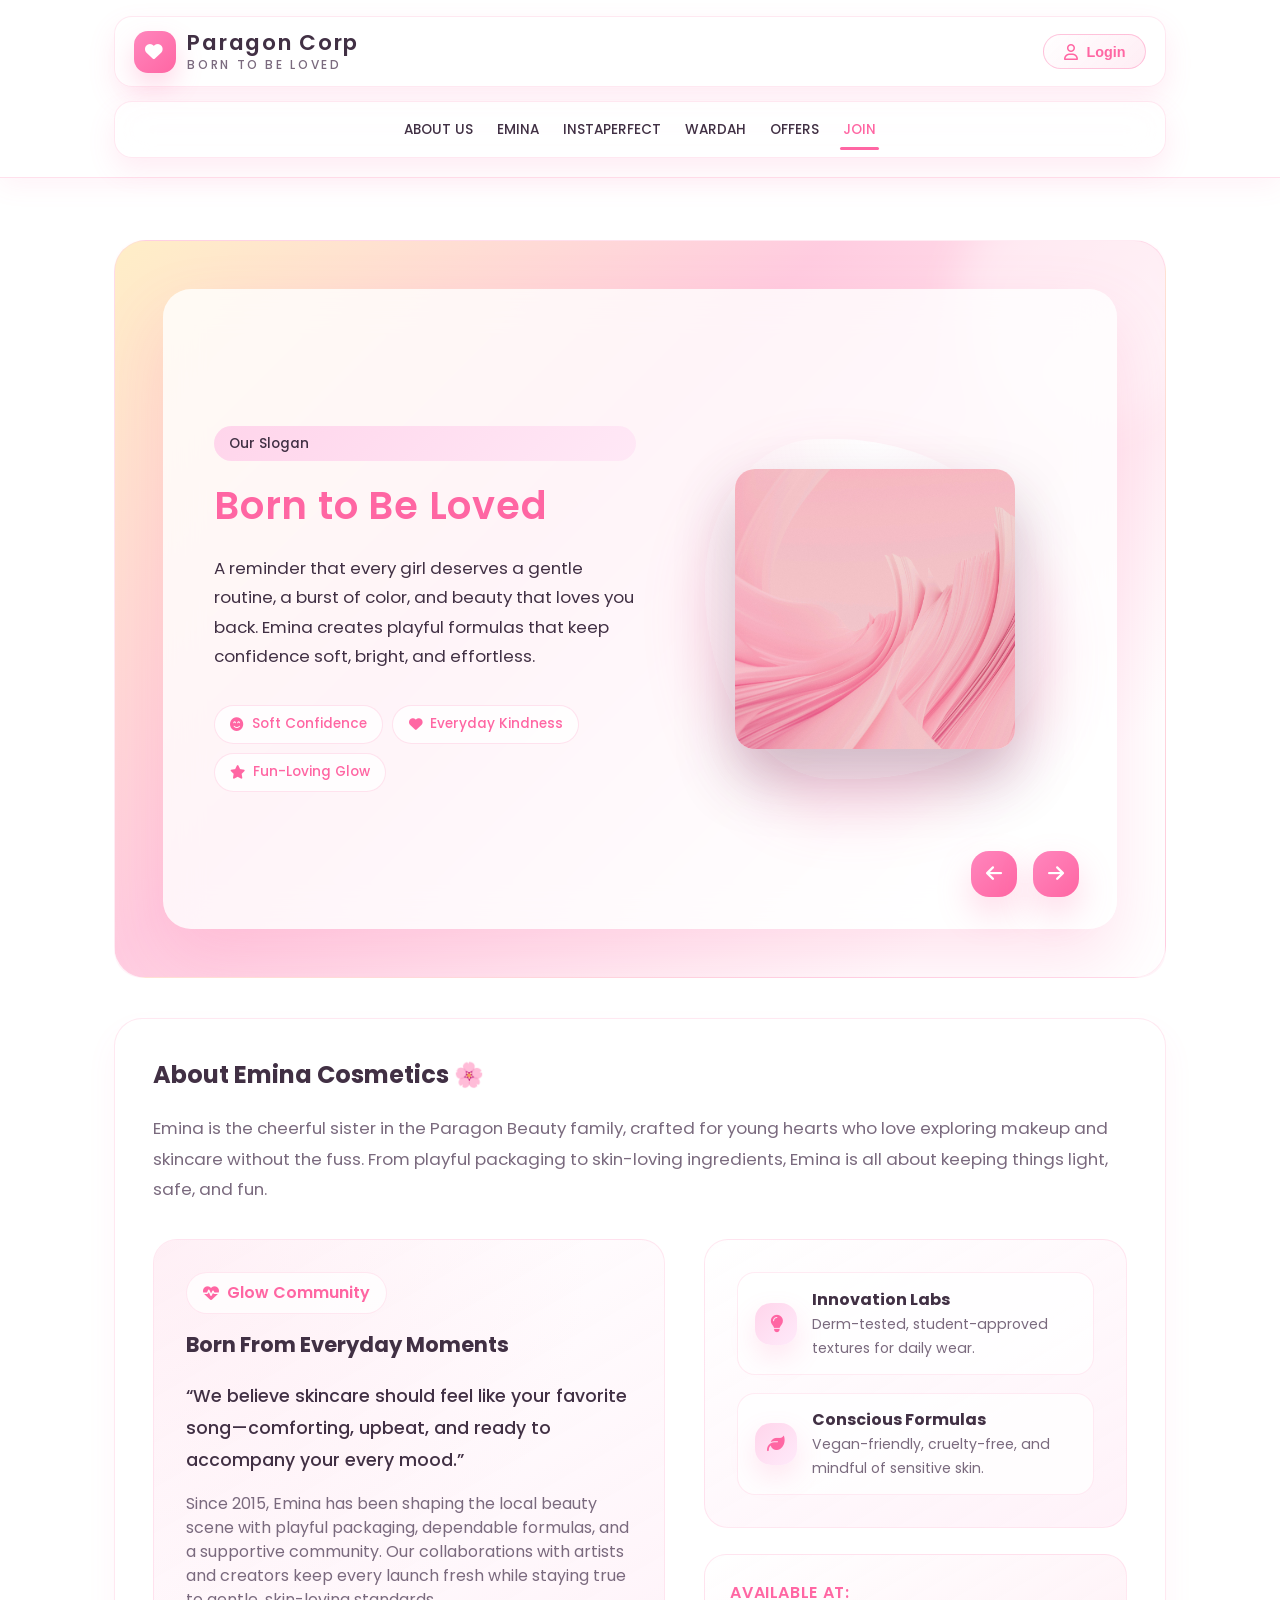
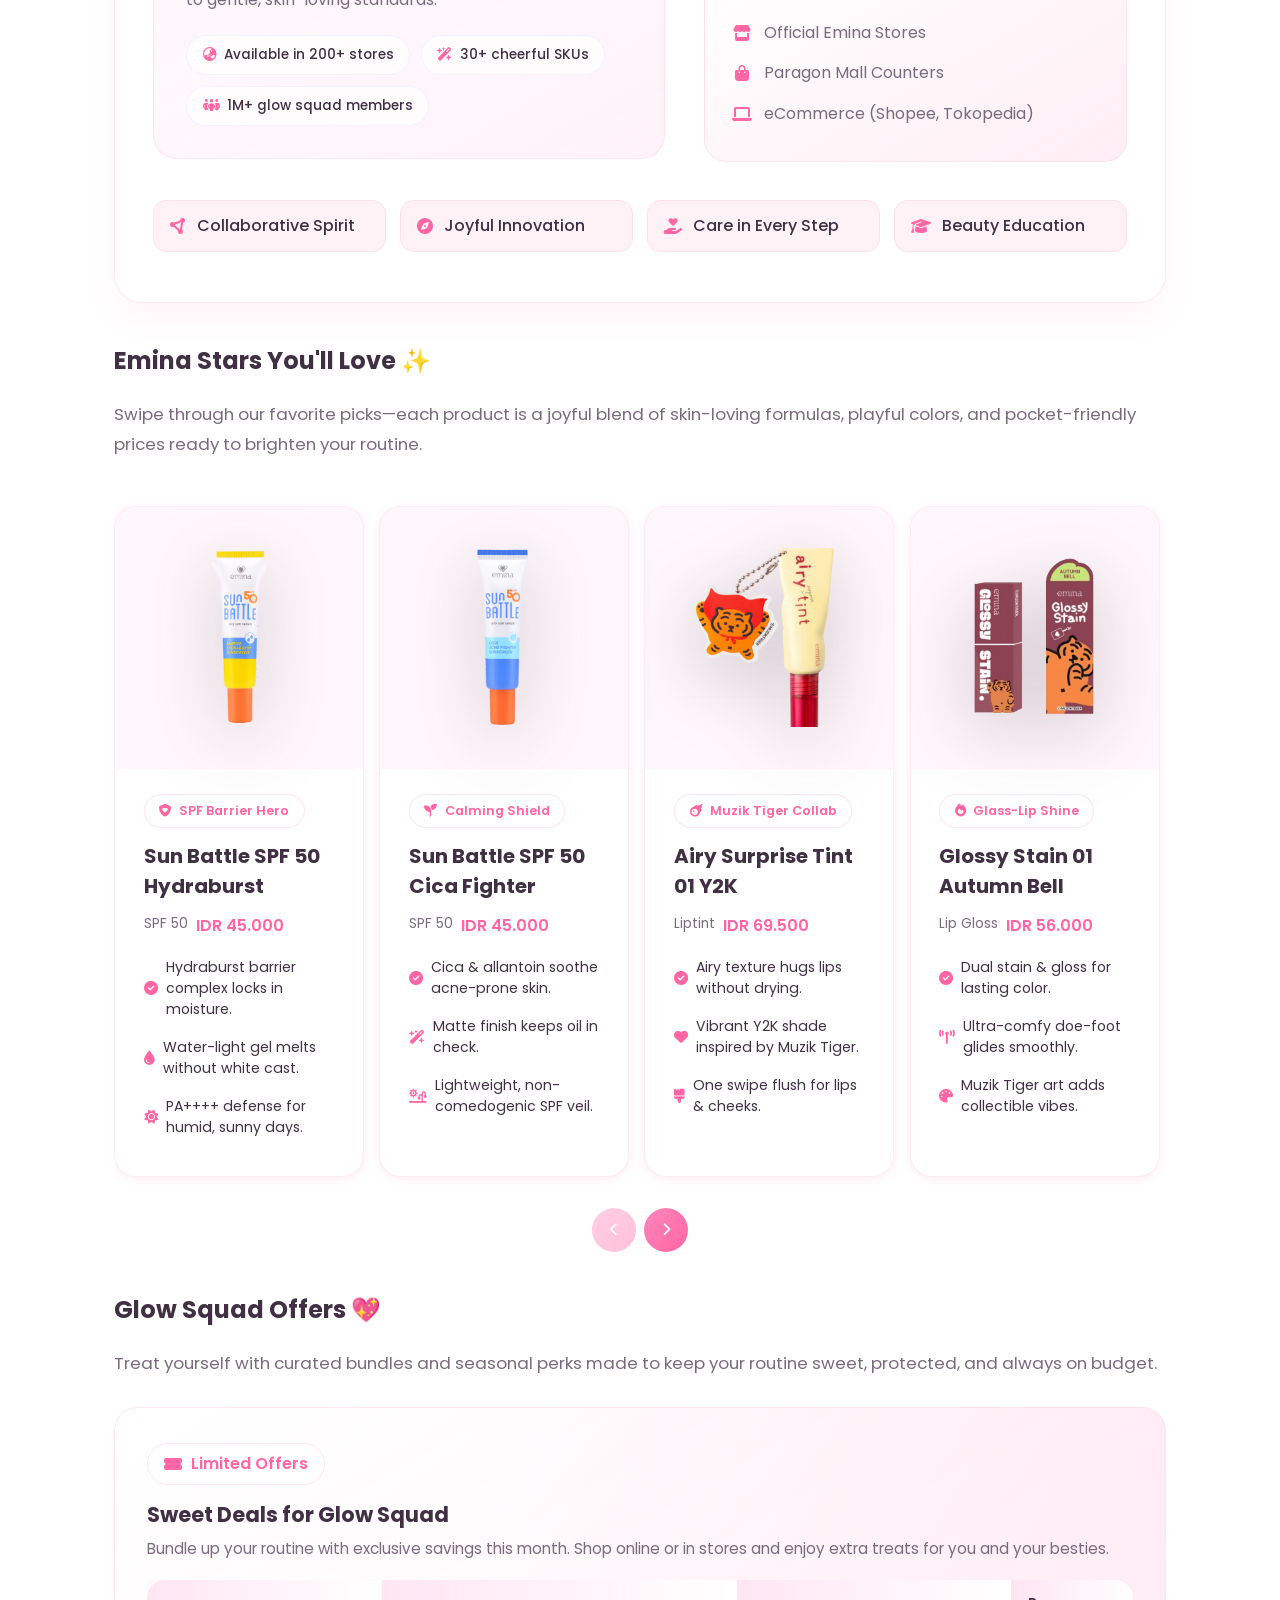
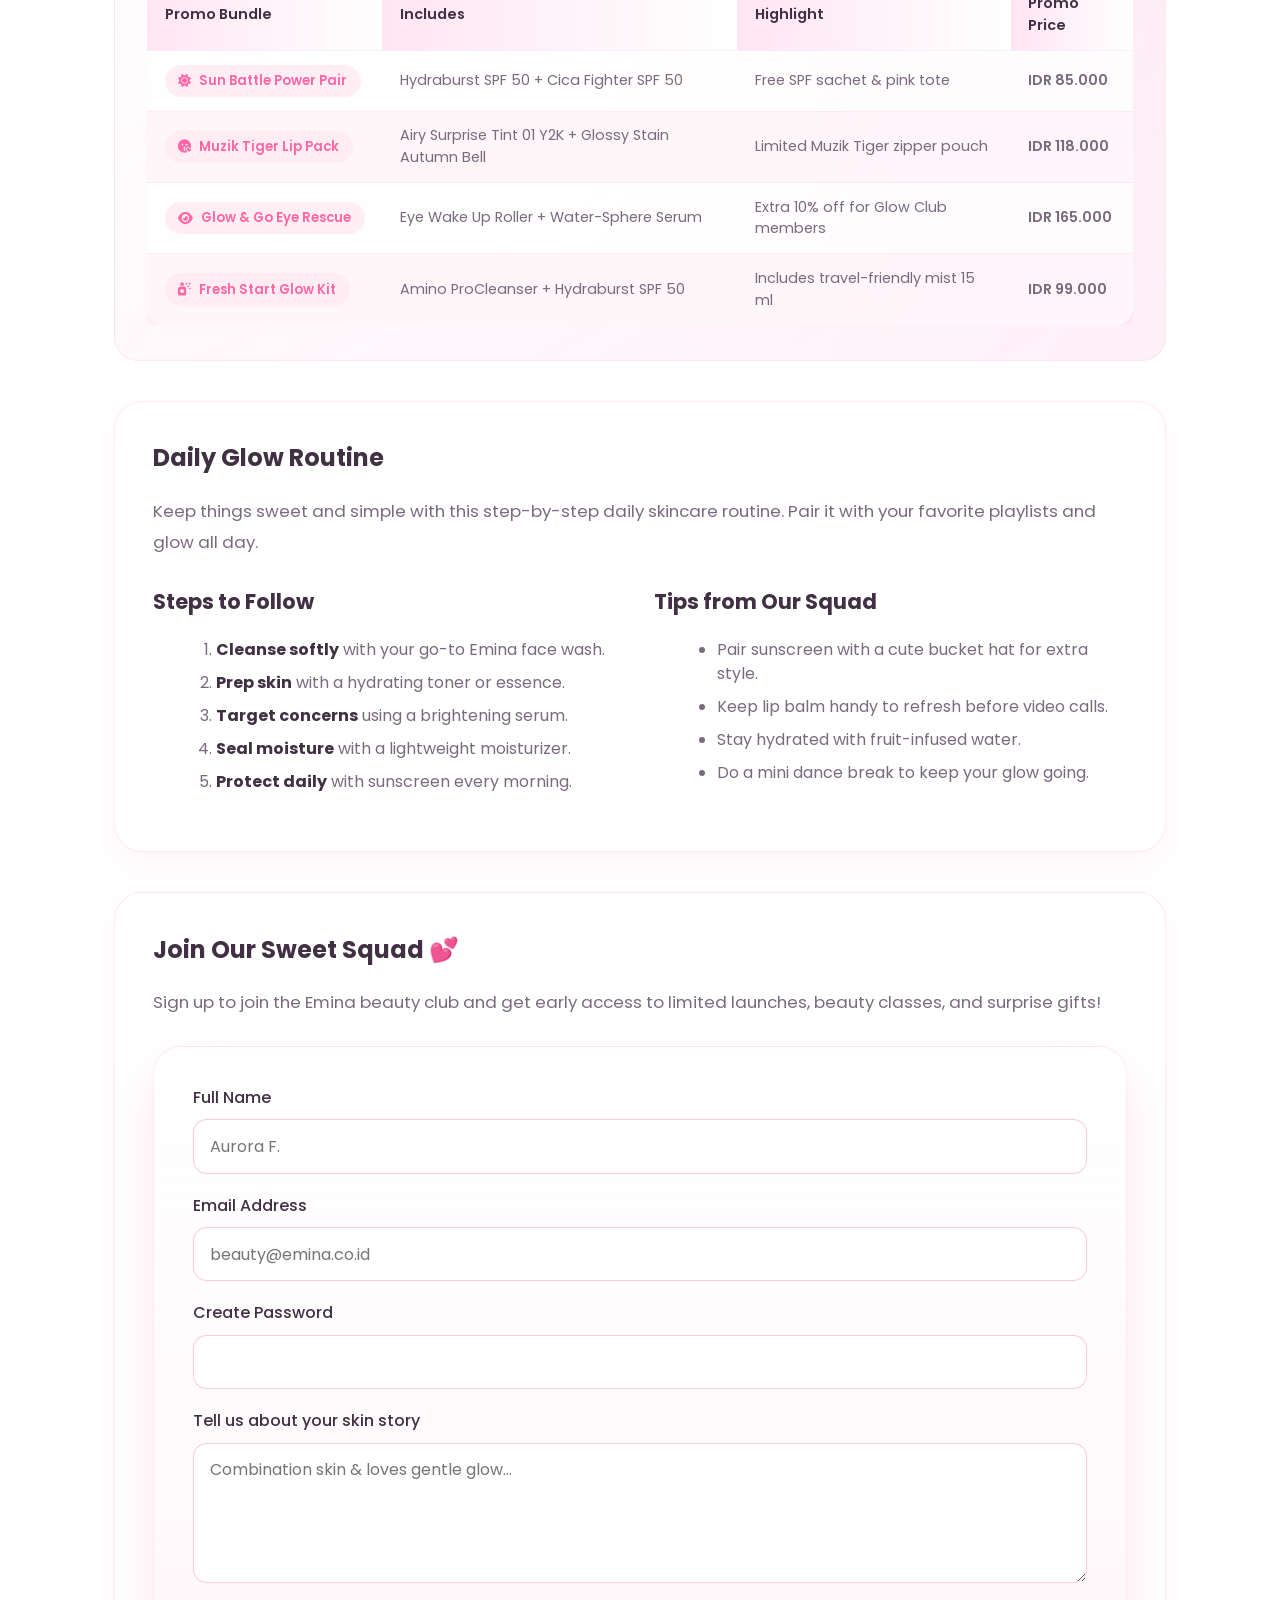
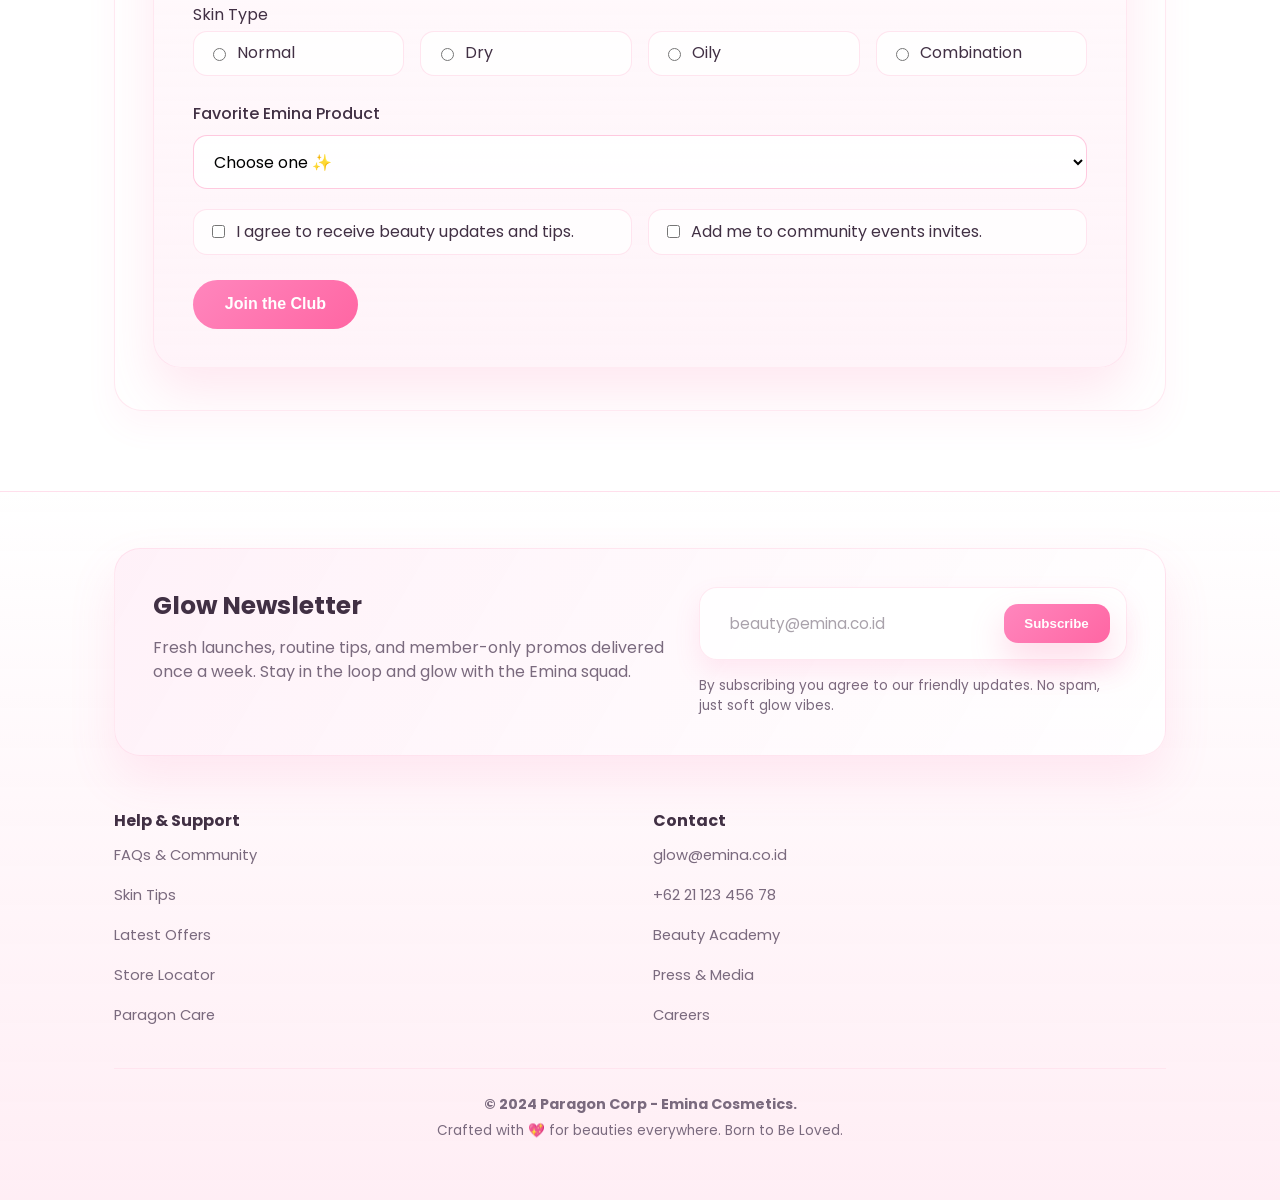
<file: index.html>
<!DOCTYPE html>
<html lang="en">
  <head>
    <meta charset="UTF-8" />
    <meta name="viewport" content="width=device-width, initial-scale=1.0" />
    <title>Emina Cosmetics - Born to Be Loved</title>
    <link rel="preconnect" href="https://fonts.googleapis.com" />
    <link rel="preconnect" href="https://fonts.gstatic.com" crossorigin />
    <link
      href="https://fonts.googleapis.com/css2?family=Poppins:wght@300;400;500;600&display=swap"
      rel="stylesheet"
    />
    <link
      rel="stylesheet"
      href="https://cdnjs.cloudflare.com/ajax/libs/font-awesome/6.5.2/css/all.min.css"
      referrerpolicy="no-referrer"
    />
    <link rel="stylesheet" href="./style.css" />
    <style>
      :root {
        --pink-soft: #ffcce0;
        --pink-bold: #ff66a3;
        --pink-light: #fff4f9;
        --lavender: #eff0ff;
        --text-dark: #413044;
        --text-muted: #7a6a7e;
      }

      .sr-only {
        position: absolute;
        width: 1px;
        height: 1px;
        padding: 0;
        margin: -1px;
        overflow: hidden;
        clip: rect(0, 0, 0, 0);
        white-space: nowrap;
        border: 0;
      }
    </style>
  </head>
  <body>
    <div data-include="partials/header.html"></div>
    <main id="main-content">
      <div data-include="partials/home.html"></div>
      <div data-include="partials/about.html"></div>
      <div data-include="partials/products.html"></div>
      <div data-include="partials/offers.html"></div>
      <div data-include="partials/routine.html"></div>
      <div data-include="partials/join.html"></div>
    </main>
    <div data-include="partials/footer.html"></div>
    <script src="./script.js" defer></script>
  </body>
</html>
</file>
<file: style.css>
* {
  box-sizing: border-box;
}

body {
  margin: 0;
  line-height: 1.5;
  font-family: "Poppins", sans-serif;
  color: var(--text-dark);
  background-color: #ffffff;
}

header {
  position: fixed;
  width: 100%;
  top: 0;
  z-index: 100;
  backdrop-filter: blur(18px);
  background-color: rgba(255, 255, 255, 0.92);
  border-bottom: 1px solid rgba(255, 204, 224, 0.6);
  box-shadow: 0 8px 24px rgba(255, 102, 163, 0.08);
}

.header-shell {
  max-width: 1100px;
  margin: 0 auto;
  padding: 1rem 1.5rem 1.2rem;
  display: flex;
  flex-direction: column;
  gap: 0.85rem;
}

.header-row {
  display: flex;
  align-items: center;
  justify-content: space-between;
  gap: 1rem;
  background: rgba(255, 255, 255, 0.6);
  border: 1px solid rgba(255, 204, 224, 0.45);
  border-radius: 18px;
  padding: 0.85rem 1.2rem;
  backdrop-filter: blur(18px);
  box-shadow: 0 12px 28px rgba(255, 102, 163, 0.12);
}

.header-top {
  font-size: 0.95rem;
  flex-wrap: wrap;
}

.brand-link {
  display: inline-flex;
  align-items: center;
  gap: 0.7rem;
  font-size: 1.35rem;
  font-weight: 600;
  color: var(--text-dark);
  text-decoration: none;
  letter-spacing: 0.08em;
}

.brand-name {
  display: flex;
  flex-direction: column;
  gap: 0.25rem;
  line-height: 1.05;
}

.brand-icon {
  width: 42px;
  height: 42px;
  border-radius: 14px;
  display: grid;
  place-items: center;
  background: linear-gradient(135deg, #ff86bd, #ff66a3);
  color: #ffffff;
  font-size: 1.1rem;
  box-shadow: 0 12px 26px rgba(255, 102, 163, 0.25);
}

.brand-tagline {
  font-size: 0.75rem;
  font-weight: 500;
  color: var(--text-muted);
  text-transform: uppercase;
  letter-spacing: 0.22em;
}

.login-btn {
  display: inline-flex;
  align-items: center;
  gap: 0.55rem;
  padding: 0.55rem 1.2rem;
  border-radius: 999px;
  border: 1px solid rgba(255, 102, 163, 0.35);
  background: linear-gradient(135deg, rgba(255, 255, 255, 0.85), rgba(255, 235, 243, 0.9));
  color: var(--pink-bold);
  font-weight: 600;
  font-size: 0.9rem;
  cursor: pointer;
  transition: transform 0.25s ease, box-shadow 0.25s ease;
}

.login-btn i {
  font-size: 1rem;
}

.login-btn:hover {
  transform: translateY(-2px);
  box-shadow: 0 14px 30px rgba(255, 102, 163, 0.25);
}

.header-nav {
  justify-content: center;
  padding: 0.95rem 1.1rem 0.45rem;
}

.header-nav nav {
  width: 100%;
}

nav ul {
  display: flex;
  list-style: none;
  margin: 0;
  padding: 0;
  gap: 1.1rem;
  justify-content: center;
  flex-wrap: wrap;
}

nav a {
  position: relative;
  color: var(--text-dark);
  text-decoration: none;
  font-weight: 500;
  padding: 0.3rem 0.2rem;
  text-transform: uppercase;
  font-size: 0.85rem;
  transition: color 0.3s ease;
}

nav a::after {
  content: "";
  position: absolute;
  left: 0;
  bottom: -0.4rem;
  width: 100%;
  height: 3px;
  border-radius: 999px;
  background-color: var(--pink-bold);
  transform: scaleX(0);
  transform-origin: center;
  transition: transform 0.3s ease;
}

nav a:hover,
nav a:focus,
nav a.active-link {
  color: var(--pink-bold);
}

nav a:hover::after,
nav a:focus::after,
nav a.active-link::after {
  transform: scaleX(1);
}

main {
  max-width: 1100px;
  margin: 0 auto;
  padding: 15rem 1.5rem 2.5rem;
}

section {
  position: relative;
  margin-bottom: 2.5rem;
  background-color: #ffffff;
  padding: 2.4rem 2.4rem 2.6rem;
  border-radius: 28px;
  border: 1px solid rgba(255, 204, 224, 0.45);
  box-shadow: 0 16px 32px rgba(255, 102, 163, 0.06);
  overflow: hidden;
  scroll-margin-top: 120px;
}

section.section-base {
  box-shadow: none;
  border: 0;
  padding: 0;
  border-radius: 0;
}

.hero {
  position: relative;
  display: flex;
  flex-direction: column;
  justify-content: center;
  align-items: center;
  gap: 2rem;
  padding: 0;
  background: none;
  border: none;
  box-shadow: none;
}

.hero::after {
  display: none;
}

.hero-shell {
  position: relative;
  width: 100%;
  padding: 3rem;
  border-radius: 32px;
  background: linear-gradient(135deg, #ffeec7, #ffcce0 40%, #ffffff 85%);
  border: 1px solid rgba(255, 204, 224, 0.4);
  box-shadow: 0 30px 60px rgba(255, 171, 206, 0.25);
  overflow: hidden;
}

.hero-shell::before {
  content: "";
  position: absolute;
  width: 250px;
  height: 250px;
  border-radius: 50%;
  background: rgba(255, 255, 255, 0.45);
  filter: blur(20px);
  top: -60px;
  right: -40px;
}

.hero-title,
.hero-description {
  margin: 0;
}

.slideshow {
  width: 100%;
  min-height: 40rem;
  position: relative;
  display: flex;
  align-items: stretch;
  justify-content: center;
  padding: 0.9rem;
}

.slide {
  position: absolute;
  inset: 0;
  display: grid;
  grid-template-columns: minmax(0, 1.05fr) minmax(0, 0.95fr);
  align-items: center;
  padding: 2.8rem 3.2rem;
  gap: 3rem;
  min-height: 360px;
  background-color: rgba(255, 255, 255, 0.78);
  backdrop-filter: blur(18px);
  border-radius: 28px;
  box-shadow: 0 32px 68px rgba(255, 102, 163, 0.18);
  opacity: 0;
  transform: translateY(26px);
  transition: opacity 0.55s ease, transform 0.55s ease;
}

.slide.active {
  opacity: 1;
  transform: translateY(0);
}

.slide-copy {
  display: flex;
  flex-direction: column;
  gap: 1rem;
}

.slide h2 {
  font-size: 2.4rem;
  font-weight: 600;
  letter-spacing: 0.02em;
  color: var(--pink-bold);
  margin-bottom: 0.2rem;
}

.slide p {
  max-width: 520px;
  font-size: 1.05rem;
  color: var(--text-dark);
  line-height: 1.75;
}

.slide-visual {
  position: relative;
  display: flex;
  justify-content: center;
  align-items: center;
  padding: 1.2rem;
}

.slide-visual::before {
  content: "";
  position: absolute;
  width: clamp(260px, 40vw, 340px);
  height: clamp(260px, 40vw, 340px);
  border-radius: 35% 65% 60% 40% / 45% 55% 40% 60%;
  background: radial-gradient(circle at top, rgba(255, 255, 255, 0.85), rgba(255, 204, 224, 0.55));
  box-shadow: 0 30px 60px rgba(255, 102, 163, 0.25);
  filter: blur(0.5px);
}

.slide-visual img {
  position: relative;
  width: min(280px, 90%);
  aspect-ratio: 1;
  border-radius: 20px;
  box-shadow: 0 28px 58px rgba(65, 48, 68, 0.25);
  object-fit: cover;
}

.slide-badge {
  display: inline-flex;
  align-items: center;
  gap: 0.5rem;
  padding: 0.45rem 0.9rem;
  border-radius: 999px;
  background: linear-gradient(135deg, #ffd5eb, #ffe8f6);
  color: var(--text-dark);
  font-size: 0.85rem;
  font-weight: 500;
}

.slide-features {
  list-style: none;
  margin: 1rem 0 0;
  padding: 0;
  display: grid;
  gap: 0.75rem;
}

.slide-features li {
  display: flex;
  align-items: center;
  gap: 0.75rem;
  padding: 0.7rem 1rem;
  border-radius: 16px;
  background: rgba(255, 235, 243, 0.7);
  border: 1px solid rgba(255, 204, 224, 0.45);
  color: var(--text-dark);
  font-weight: 500;
}

.slide-features i {
  color: var(--pink-bold);
  font-size: 1.1rem;
}

.slide-steps {
  list-style: none;
  margin: 1rem 0 0;
  padding: 0;
  counter-reset: step-count;
  display: grid;
  gap: 0.5rem;
}

.slide-steps li {
  counter-increment: step-count;
  position: relative;
  text-align: left;
  padding: 1rem 2rem 1rem 4rem;
  border-radius: 18px;
  background: rgba(255, 255, 255, 0.8);
  border: 1px solid rgba(239, 240, 255, 0.8);
  box-shadow: 0 10px 24px rgba(255, 102, 163, 0.12);
  font-weight: 500;
  color: var(--text-dark);
}

.slide-steps li::before {
  content: counter(step-count);
  position: absolute;
  left: 1rem;
  top: 50%;
  transform: translateY(-50%);
  width: 2.2rem;
  height: 2.2rem;
  border-radius: 50%;
  display: flex;
  align-items: center;
  justify-content: center;
  background: linear-gradient(135deg, #ff86bd, #ff66a3);
  color: #ffffff;
  font-weight: 600;
  box-shadow: 0 12px 26px rgba(255, 102, 163, 0.25);
}

.slide-note {
  font-size: 0.93rem;
  color: var(--text-muted);
  margin-top: 0.8rem;
}

.slide-note i {
  color: var(--pink-bold);
  margin-right: 0.45rem;
}

.slide-meta {
  display: flex;
  flex-wrap: wrap;
  gap: 0.6rem;
  margin-top: 1.1rem;
}

.slide-meta span {
  display: inline-flex;
  align-items: center;
  gap: 0.45rem;
  padding: 0.5rem 0.95rem;
  border-radius: 999px;
  background: rgba(255, 255, 255, 0.78);
  border: 1px solid rgba(255, 204, 224, 0.55);
  color: var(--pink-bold);
  font-size: 0.85rem;
  font-weight: 500;
}

.slide-meta i {
  color: var(--pink-bold);
}

.slide-controls {
  position: absolute;
  bottom: 2rem;
  right: 2.4rem;
  transform: none;
  display: flex;
  gap: 1rem;
}

.slide-controls button {
  background: linear-gradient(135deg, #ff86bd, #ff66a3);
  color: #ffffff;
  border: none;
  border-radius: 18px;
  padding: 0.65rem 0.75rem;
  width: 46px;
  height: 46px;
  display: grid;
  place-items: center;
  font-size: 1.15rem;
  cursor: pointer;
  transition: transform 0.3s ease, box-shadow 0.3s ease;
  box-shadow: 0 16px 34px rgba(255, 102, 163, 0.25);
}

.slide-controls button:hover {
  transform: translateY(-2px);
  box-shadow: 0 16px 32px rgba(255, 102, 163, 0.22);
}

.grid-two {
  display: grid;
  grid-template-columns: repeat(auto-fit, minmax(260px, 1fr));
  gap: 1.8rem;
}

table {
  width: 100%;
  border-collapse: collapse;
  background-color: #ffffff;
  border-radius: 24px;
  overflow: hidden;
  box-shadow: 0 12px 32px rgba(255, 204, 224, 0.25);
}

th,
td {
  padding: 1rem 1.2rem;
  border-bottom: 1px solid rgba(239, 240, 255, 0.8);
  text-align: left;
  font-size: 0.98rem;
}

th {
  background: linear-gradient(90deg, rgba(255, 221, 238, 0.7), rgba(255, 255, 255, 0.95));
  color: var(--text-dark);
  font-weight: 600;
}

tbody tr:nth-child(even) {
  background-color: rgba(255, 245, 250, 0.6);
}

tbody td:first-child {
  font-weight: 600;
  color: var(--text-dark);
}

tr:last-child td {
  border-bottom: none;
}

ol,
ul {
  margin: 0 0 1rem 1.4rem;
}

ol li,
ul li {
  margin-bottom: 0.55rem;
  color: var(--text-muted);
}

.section-subtitle {
  font-size: 1.05rem;
  color: var(--text-muted);
  line-height: 1.8;
  margin-bottom: 1.8rem;
}

ol li strong {
  color: var(--text-dark);
}

.about-grid {
  display: grid;
  grid-template-columns: minmax(0, 1.15fr) minmax(0, 0.95fr);
  gap: 2.4rem;
  margin-top: 2.2rem;
}

.about-column {
  display: flex;
  flex-direction: column;
  gap: 1.6rem;
}

.info-card {
  background: linear-gradient(150deg, rgba(255, 255, 255, 0.92), rgba(255, 240, 248, 0.85));
  border-radius: 24px;
  padding: 2rem;
  border: 1px solid rgba(255, 204, 224, 0.45);
}

.about-story-card {
  position: relative;
  overflow: hidden;
}

.about-story-card::after {
  content: "";
  position: absolute;
  inset: 0;
  background: radial-gradient(circle at top left, rgba(255, 204, 224, 0.3), transparent 60%);
  pointer-events: none;
}

.about-story-card > * {
  position: relative;
  z-index: 1;
}

.about-badge {
  display: inline-flex;
  align-items: center;
  gap: 0.5rem;
  padding: 0.5rem 1rem;
  border-radius: 999px;
  background: rgba(255, 255, 255, 0.75);
  border: 1px solid rgba(255, 204, 224, 0.45);
  color: var(--pink-bold);
  font-weight: 600;
  margin-bottom: 0.9rem;
}

.about-badge i {
  color: var(--pink-bold);
}

.about-story-card p {
  margin-bottom: 1rem;
  color: var(--text-muted);
}

.about-story-card .quote {
  font-size: 1.1rem;
  color: var(--text-dark);
  font-weight: 500;
  line-height: 1.8;
}

.about-story-meta {
  display: flex;
  flex-wrap: wrap;
  gap: 0.7rem;
  margin-top: 1.4rem;
}

.about-story-meta span {
  display: inline-flex;
  align-items: center;
  gap: 0.45rem;
  padding: 0.55rem 0.95rem;
  border-radius: 999px;
  background: rgba(255, 255, 255, 0.7);
  border: 1px solid rgba(239, 240, 255, 0.8);
  color: var(--text-dark);
  font-size: 0.85rem;
  font-weight: 500;
}

.about-story-meta i {
  color: var(--pink-bold);
}

.table-card {
  padding: 0;
  overflow: hidden;
}

.table-card h3 {
  padding: 1.6rem 2rem 0.6rem;
}

.table-card table {
  border-radius: 0 0 24px 24px;
}

.brand-stats {
  display: grid;
  gap: 1.1rem;
}

.stat-item {
  display: flex;
  align-items: center;
  gap: 0.9rem;
  padding: 0.9rem 1.1rem;
  border-radius: 18px;
  background: rgba(255, 255, 255, 0.78);
  border: 1px solid rgba(255, 204, 224, 0.4);
}

.stat-icon i {
  width: 42px;
  height: 42px;
  border-radius: 16px;
  display: grid;
  place-items: center;
  background: linear-gradient(135deg, #ffd5eb, #ffeafa);
  color: var(--pink-bold);
  font-size: 1.1rem;
  box-shadow: 0 12px 28px rgba(255, 102, 163, 0.16);
}

.stat-copy strong {
  display: block;
  font-size: 1rem;
  color: var(--text-dark);
}

.stat-copy span {
  font-size: 0.88rem;
  color: var(--text-muted);
}

.brand-pillars {
  list-style: none;
  display: flex;
  flex-wrap: wrap;
  gap: 0.9rem;
  margin: 2.4rem 0 0;
  padding: 0;
}

.brand-pill {
  flex: 1 1 180px;
  min-width: 160px;
  display: inline-flex;
  align-items: center;
  gap: 0.65rem;
  padding: 0.8rem 1rem;
  border-radius: 14px;
  background: rgba(255, 235, 243, 0.65);
  border: 1px solid rgba(255, 204, 224, 0.45);
  color: var(--text-dark);
  font-weight: 500;
}

.brand-pill i {
  color: var(--pink-bold);
}

.table-overflow {
  overflow-x: auto;
}

.promo-table-card {
  position: relative;
  padding: 2.2rem 2rem;
}

.promo-table-card::after {
  content: "";
  position: absolute;
  inset: 0;
  border-radius: 22px;
  background: radial-gradient(circle at top right, rgba(255, 204, 224, 0.28), transparent 60%);
  pointer-events: none;
}

.promo-table-card > * {
  position: relative;
  z-index: 1;
}

.promo-badge {
  display: inline-flex;
  align-items: center;
  gap: 0.55rem;
  padding: 0.5rem 1rem;
  border-radius: 999px;
  background: rgba(255, 255, 255, 0.75);
  border: 1px solid rgba(255, 204, 224, 0.5);
  color: var(--pink-bold);
  font-weight: 600;
  margin-bottom: 0.9rem;
}

.promo-badge i {
  color: var(--pink-bold);
}

.promo-table-card h3 {
  margin-bottom: 0.4rem;
}

.promo-subtitle {
  font-size: 0.95rem;
  color: var(--text-muted);
  margin: 0 0 1.2rem;
}

.table-overflow {
  overflow-x: auto;
}

.table-overflow table {
  min-width: 520px;
}

.include-error {
  text-align: center;
  color: var(--text-muted);
  font-size: 0.9rem;
  padding: 1.5rem 0;
}

.promo-table {
  width: 100%;
  border-collapse: separate;
  border-spacing: 0;
  background: rgba(255, 255, 255, 0.82);
  border-radius: 18px;
  overflow: hidden;
  box-shadow: 0 16px 34px rgba(255, 102, 163, 0.12);
}

.promo-table thead th {
  background: linear-gradient(90deg, rgba(255, 221, 238, 0.75), rgba(255, 255, 255, 0.95));
  padding: 0.85rem 1.1rem;
  text-align: left;
  font-size: 0.9rem;
  font-weight: 600;
  color: var(--text-dark);
}

.promo-table tbody td {
  padding: 0.85rem 1.1rem;
  font-size: 0.9rem;
  color: var(--text-muted);
  border-bottom: 1px solid rgba(255, 204, 224, 0.4);
}

.promo-table tbody tr:last-child td {
  border-bottom: none;
}

.promo-table tbody tr:nth-child(even) {
  background: rgba(255, 240, 248, 0.55);
}

.bundle-pill {
  display: inline-flex;
  align-items: center;
  text-wrap: nowrap;
  gap: 0.5rem;
  padding: 0.4rem 0.85rem;
  border-radius: 999px;
  background: rgba(255, 235, 243, 0.85);
  color: var(--pink-bold);
  font-weight: 600;
  font-size: 0.82rem;
}

.promo-price {
  font-weight: 600;
  color: var(--pink-bold);
}

.product-row {
  display: flex;
  flex-direction: column;
  align-items: center;
  gap: 1.2rem;
  margin-top: 2.4rem;
}

.carousel-controls {
  display: flex;
  flex-direction: row;
  align-items: flex-start;
  gap: 0.5rem;
}

.carousel-controls .label {
  font-weight: 600;
  text-transform: uppercase;
  letter-spacing: 0.04em;
  color: var(--text-muted);
}

.carousel-controls .controllers {
  display: inline-flex;
  align-items: center;
  gap: 0.6rem;
}

.carousel-control {
  background: linear-gradient(135deg, #ff86bd, #ff66a3);
  color: #ffffff;
  border: none;
  border-radius: 999px;
  width: 44px;
  height: 44px;
  display: grid;
  place-items: center;
  cursor: pointer;
  transition: transform 0.3s ease, box-shadow 0.3s ease, opacity 0.3s ease;
}

.carousel-control:disabled {
  opacity: 0.4;
  cursor: not-allowed;
  transform: none;
  box-shadow: none;
}

.product-track {
  display: flex;
  gap: 0.95rem;
  overflow-x: auto;
  scroll-snap-type: x mandatory;
  scrollbar-width: none;
  padding: 0.5rem 0 0.75rem;
  width: 100%;
  justify-content: flex-start;
}

.product-track::-webkit-scrollbar {
  display: none;
}

.product-card {
  scroll-snap-align: start;
  background: #ffffff;
  border-radius: 22px;
  border: 1px solid rgba(255, 204, 224, 0.4);
  box-shadow: 0 2px 10px rgba(255, 102, 163, 0.12);
  display: flex;
  flex-direction: column;
  overflow: hidden;
  min-width: 250px;
  max-width: 280px;
}

.product-image {
  position: relative;
  padding: 1.25rem;
  display: flex;
  justify-content: center;
  align-items: center;
  background: rgba(255, 240, 248, 0.5);
}

.product-image img {
  position: relative;
  width: min(200px, 80%);
  aspect-ratio: 3 / 4;
  object-fit: contain;
  filter: drop-shadow(0 18px 36px rgba(65, 48, 68, 0.25));
  z-index: 1;
}

.product-body {
  padding: 1.6rem 1.8rem 1.8rem;
  display: grid;
  gap: 0.6rem;
}

.product-tag {
  display: inline-flex;
  align-items: center;
  gap: 0.45rem;
  padding: 0.4rem 0.9rem;
  border-radius: 999px;
  background: rgba(255, 255, 255, 0.75);
  border: 1px solid rgba(255, 204, 224, 0.5);
  color: var(--pink-bold);
  font-size: 0.8rem;
  font-weight: 600;
  width: fit-content;
}

.product-title {
  font-size: 1.25rem;
  color: var(--text-dark);
  margin: 0.2rem 0;
}

.product-meta {
  display: flex;
  flex-wrap: wrap;
  gap: 0.5rem;
  font-size: 0.85rem;
  color: var(--text-muted);
}

.product-price {
  font-weight: 600;
  color: var(--pink-bold);
  font-size: 1rem;
}

.product-benefits {
  list-style: none;
  margin: 0.6rem 0 0;
  padding: 0;
  display: grid;
  gap: 0.5rem;
}

.available-at {
  padding: 1.6rem;
  border-radius: 22px;
  background: linear-gradient(150deg, rgba(255, 255, 255, 0.92), rgba(255, 235, 243, 0.85));
  border: 1px solid rgba(255, 204, 224, 0.45);
}

.available-at-label {
  display: inline-flex;
  align-items: center;
  gap: 0.5rem;
  font-weight: 600;
  color: var(--pink-bold);
  letter-spacing: 0.04em;
  text-transform: uppercase;
}

.available-at-list {
  margin: 1rem 0 0;
  padding: 0;
  list-style: none;
  display: grid;
  gap: 0.5rem;
}

.available-at-list li {
  display: flex;
  align-items: center;
  gap: 0.6rem;
  color: var(--text-muted);
}

.available-at-list i {
  width: 1.5rem;
  text-align: center;
  color: var(--pink-bold);
}

.product-benefits li {
  display: flex;
  align-items: center;
  gap: 0.5rem;
  font-size: 0.88rem;
  color: var(--text-dark);
}

.product-benefits i {
  color: var(--pink-bold);
}

.list-card {
  background: linear-gradient(160deg, rgba(255, 255, 255, 0.92), rgba(255, 240, 248, 0.82));
  border-radius: 22px;
  padding: 1.8rem;
  border: 1px solid rgba(255, 204, 224, 0.4);
  box-shadow: 0 16px 38px rgba(255, 102, 163, 0.12);
}

.list-card h3 {
  margin-bottom: 1rem;
}

.list-card ol,
.list-card ul {
  margin: 0;
}

.list-card li {
  margin-bottom: 0.5rem;
}

@media (max-width: 980px) {
  .product-row {
    flex-wrap: wrap;
    align-items: center;
  }

  .carousel-controls {
    order: -1;
  }

  .product-track {
    width: 100%;
    justify-content: flex-start;
  }

  .product-card {
    min-width: min(320px, 80%);
  }
}

@media (max-width: 600px) {
  .product-card {
    min-width: 240px;
    min-height: 320px;
  }
}

h2,
h3 {
  margin-top: 0;
}

h3 {
  font-size: 1.32rem;
  color: var(--text-dark);
}

.form-card {
  background: linear-gradient(180deg, rgba(255, 255, 255, 0.9), rgba(255, 238, 246, 0.65));
  padding: 2.4rem;
  border-radius: 28px;
  border: 1px solid rgba(255, 204, 224, 0.4);
  box-shadow: 0 25px 50px rgba(255, 102, 163, 0.15);
}

.form-card.highlight {
  animation: glowPulse 1.6s ease-in-out 2;
}

form {
  display: grid;
  gap: 1.25rem;
}

label {
  font-weight: 500;
  display: block;
  margin-bottom: 0.35rem;
}

input[type="text"],
input[type="email"],
input[type="password"],
textarea,
select {
  width: 100%;
  padding: 0.85rem 1rem;
  border-radius: 14px;
  border: 1px solid rgba(255, 102, 163, 0.35);
  background-color: rgba(255, 255, 255, 0.9);
  font-family: "Poppins", sans-serif;
  font-size: 1rem;
  transition: border 0.3s ease, box-shadow 0.3s ease;
}

textarea {
  min-height: 140px;
}

input:focus,
textarea:focus,
select:focus {
  border-color: var(--pink-bold);
  box-shadow: 0 0 0 4px rgba(255, 102, 163, 0.15);
  outline: none;
}

.field {
  display: grid;
  gap: 0.25rem;
}

.field.error input,
.field.error textarea,
.field.error select {
  border-color: rgba(255, 102, 163, 0.65);
  box-shadow: 0 0 0 4px rgba(255, 102, 163, 0.18);
}

.field.error .choices {
  border-radius: 18px;
  box-shadow: 0 0 0 4px rgba(255, 102, 163, 0.12);
  padding: 0.6rem;
}

.error-message {
  min-height: 1rem;
  font-size: 0.82rem;
  color: var(--pink-bold);
}

.error-message:empty {
  display: none;
}

.choices {
  display: flex;
  flex-wrap: wrap;
  gap: 1rem;
}

.choices label {
  display: flex;
  align-items: center;
  gap: 0.5rem;
  font-weight: 400;
  flex: 1 1 180px;
  padding: 0.6rem 0.9rem;
  border-radius: 14px;
  background: rgba(255, 255, 255, 0.8);
  border: 1px solid rgba(255, 204, 224, 0.5);
}

.choices input[type="radio"],
.choices input[type="checkbox"] {
  accent-color: var(--pink-bold);
}

.submit-btn {
  background: linear-gradient(135deg, #ff86bd, #ff66a3);
  color: #ffffff;
  border: none;
  padding: 0.95rem 2rem;
  border-radius: 999px;
  font-size: 1rem;
  font-weight: 600;
  cursor: pointer;
  transition: transform 0.2s ease, box-shadow 0.2s ease;
  width: fit-content;
}

.submit-btn:hover {
  transform: translateY(-3px);
  box-shadow: 0 18px 36px rgba(255, 102, 163, 0.35);
}


.form-popup {
  position: fixed;
  inset: 0;
  display: grid;
  place-items: center;
  opacity: 0;
  pointer-events: none;
  transition: opacity 0.3s ease;
  z-index: 120;
}

.form-popup.show {
  opacity: 1;
  pointer-events: auto;
}

.form-popup-backdrop {
  position: absolute;
  inset: 0;
  background: rgba(65, 48, 68, 0.45);
  backdrop-filter: blur(6px);
}

.form-popup-content {
  position: relative;
  background: linear-gradient(150deg, rgba(255, 255, 255, 0.98), rgba(255, 235, 243, 0.88));
  border: 1px solid rgba(255, 204, 224, 0.5);
  border-radius: 26px;
  padding: 2.2rem 2.4rem 2.6rem;
  box-shadow: 0 30px 60px rgba(255, 102, 163, 0.25);
  max-width: 420px;
  width: min(90vw, 420px);
  text-align: center;
  z-index: 1;
}

.form-popup-content h3 {
  font-size: 1.5rem;
  margin-bottom: 0.9rem;
}

.form-popup-content p {
  color: var(--text-muted);
  margin-bottom: 1.6rem;
}

.form-popup-close {
  position: absolute;
  top: 1rem;
  right: 1rem;
  width: 36px;
  height: 36px;
  border-radius: 50%;
  border: none;
  background: rgba(255, 255, 255, 0.85);
  color: var(--pink-bold);
  display: grid;
  place-items: center;
  cursor: pointer;
  box-shadow: 0 12px 24px rgba(255, 102, 163, 0.2);
}

.form-popup-cta {
  border: none;
  border-radius: 999px;
  background: linear-gradient(135deg, #ff86bd, #ff66a3);
  color: #ffffff;
  font-weight: 600;
  padding: 0.7rem 1.8rem;
  cursor: pointer;
  box-shadow: 0 18px 36px rgba(255, 102, 163, 0.28);
}

.form-popup-cta:hover {
  transform: translateY(-1px);
}

@keyframes glowPulse {
  0% {
    box-shadow: 0 25px 50px rgba(255, 102, 163, 0.15);
    transform: translateY(0);
  }
  50% {
    box-shadow: 0 30px 60px rgba(255, 102, 163, 0.35);
    transform: translateY(-4px);
  }
  100% {
    box-shadow: 0 25px 50px rgba(255, 102, 163, 0.15);
    transform: translateY(0);
  }
}

.footer-top {
  display: flex;
  align-items: center;
  justify-content: space-between;
  gap: 1.5rem;
  background: rgba(255, 255, 255, 0.6);
  border: 1px solid rgba(255, 204, 224, 0.45);
  border-radius: 20px;
  padding: 1rem 1.5rem;
  backdrop-filter: blur(18px);
  box-shadow: 0 12px 28px rgba(255, 102, 163, 0.12);
}

.footer-brand {
  display: inline-flex;
  align-items: center;
  gap: 0.75rem;
  text-decoration: none;
  color: var(--text-dark);
  letter-spacing: 0.08em;
  font-weight: 600;
}

.footer-brand__icon {
  width: 44px;
  height: 44px;
  border-radius: 14px;
  display: grid;
  place-items: center;
  background: linear-gradient(135deg, #ff86bd, #ff66a3);
  color: #ffffff;
  box-shadow: 0 12px 26px rgba(255, 102, 163, 0.25);
}

.footer-brand__text {
  display: flex;
  flex-direction: column;
}

.footer-brand__tagline {
  font-size: 0.75rem;
  text-transform: uppercase;
  letter-spacing: 0.22em;
  color: var(--text-muted);
}

.footer-nav ul {
  display: flex;
  align-items: center;
  gap: 1rem;
  list-style: none;
  padding: 0;
  margin: 0;
  flex-wrap: wrap;
}

.footer-nav a {
  color: var(--text-dark);
  font-weight: 500;
  text-decoration: none;
  text-transform: uppercase;
  letter-spacing: 0.05em;
  font-size: 0.82rem;
  transition: color 0.3s ease;
}

.footer-nav a:hover {
  color: var(--pink-bold);
}

footer {
  padding: 2.5rem 0;
  color: var(--text-muted);
  background: linear-gradient(180deg, rgba(255, 255, 255, 0.92), rgba(255, 235, 243, 0.85));
  border-top: 1px solid rgba(255, 204, 224, 0.45);
}

.footer-shell {
  max-width: 1100px;
  margin: 0 auto;
  padding: 1rem 1.5rem 1.2rem;
  display: grid;
  gap: 2rem;
}

.footer-newsletter {
  display: grid;
  grid-template-columns: minmax(0, 1.2fr) minmax(0, 1fr);
  gap: 2rem;
  background: linear-gradient(120deg, rgba(255, 240, 248, 0.9), rgba(255, 255, 255, 0.85));
  border-radius: 26px;
  padding: 2.4rem;
  border: 1px solid rgba(255, 204, 224, 0.45);
  box-shadow: 0 22px 48px rgba(255, 102, 163, 0.12);
}

.footer-newsletter h3 {
  font-size: 1.55rem;
  color: var(--text-dark);
  margin-bottom: 0.75rem;
}

.footer-newsletter p {
  margin: 0;
  color: var(--text-muted);
}

.footer-form {
  display: grid;
  gap: 1rem;
}

.footer-input-group {
  position: relative;
  display: flex;
  align-items: center;
  border-radius: 18px;
  gap: 1rem;
  border: 1px solid rgba(255, 204, 224, 0.45);
  background: rgba(255, 255, 255, 0.85);
  padding: 0.75rem 1rem;
  box-shadow: 0 12px 26px rgba(255, 102, 163, 0.12);
}

.footer-input-group input[type="email"] {
  flex: 1;
  border: none;
  background: transparent;
  font-size: 0.95rem;
  padding: 0.75rem 0.9rem;
  color: var(--text-dark);
}

.footer-input-group input[type="email"]::placeholder {
  color: rgba(65, 48, 68, 0.45);
}

.footer-input-group input[type="email"]:focus {
  outline: none;
}

.footer-submit {
  border: none;
  border-radius: 14px;
  background: linear-gradient(135deg, #ff86bd, #ff66a3);
  color: #ffffff;
  font-weight: 600;
  padding: 0.75rem 1.3rem;
  cursor: pointer;
  box-shadow: 0 16px 34px rgba(255, 102, 163, 0.25);
  transition: transform 0.3s ease, box-shadow 0.3s ease;
}

.footer-submit:hover {
  transform: translateY(-2px);
  box-shadow: 0 18px 36px rgba(255, 102, 163, 0.28);
}

.footer-policy {
  font-size: 0.85rem;
  color: var(--text-muted);
}

.footer-links {
  display: grid;
  gap: 1.6rem;
  grid-template-columns: repeat(auto-fit, minmax(180px, 1fr));
}

.footer-links h4 {
  margin-bottom: 0.6rem;
  font-size: 1rem;
  color: var(--text-dark);
}

.footer-links ul {
  list-style: none;
  padding: 0;
  margin: 0;
  display: grid;
  gap: 0.45rem;
}

.footer-links a {
  color: var(--text-muted);
  text-decoration: none;
  font-size: 0.92rem;
  transition: color 0.3s ease;
}

.footer-links a:hover {
  color: var(--pink-bold);
}

.footer-social {
  display: flex;
  gap: 0.75rem;
}

.footer-social a {
  width: 38px;
  height: 38px;
  border-radius: 50%;
  display: grid;
  place-items: center;
  background: rgba(255, 255, 255, 0.85);
  color: var(--pink-bold);
  border: 1px solid rgba(255, 204, 224, 0.45);
  box-shadow: 0 10px 22px rgba(255, 102, 163, 0.18);
  transition: transform 0.3s ease, box-shadow 0.3s ease, color 0.3s ease;
}

.footer-social a:hover {
  transform: translateY(-2px);
  color: #ffffff;
  background: linear-gradient(135deg, #ff86bd, #ff66a3);
  box-shadow: 0 14px 28px rgba(255, 102, 163, 0.25);
}

.footer-bottom {
  text-align: center;
  font-size: 0.9rem;
  color: var(--text-muted);
  border-top: 1px solid rgba(255, 204, 224, 0.35);
  padding-top: 1.6rem;
}

.footer-bottom span {
  display: block;
  margin-top: 0.3rem;
  font-size: 0.85rem;
}

@media (max-width: 1024px) {
  .slide {
    padding: 2.6rem 2.4rem;
    gap: 2.4rem;
  }
}

@media (max-width: 900px) {
  .hero-shell {
    padding: 2.5rem;
  }

  .about-grid {
    grid-template-columns: 1fr;
  }

  .slideshow {
    min-height: 42.5rem;
  }

  .slide {
    grid-template-columns: 1fr;
    text-align: center;
    padding: 2.4rem 2rem 2.8rem;
    gap: 2.2rem;
  }

  .slide-visual {
    display: none;
  }

  .slide-copy {
    align-items: center;
    text-align: center;
  }

  .slide p {
    max-width: 620px;
  }

  .slide-meta {
    justify-content: center;
  }

  .slide-features li {
    justify-content: center;
  }

  .slide-note {
    text-align: center;
  }

  .slide-visual {
    padding: 0.8rem 0 0;
  }

  .slide-visual::before {
    width: clamp(220px, 55vw, 280px);
    height: clamp(220px, 55vw, 280px);
  }

  .slide-controls {
    bottom: 1.2rem;
    right: auto;
    left: 50%;
    transform: translateX(-50%);
  }

  .footer-newsletter {
    grid-template-columns: 1fr;
    text-align: center;
  }

  .footer-form {
    justify-items: center;
  }

  .footer-input-group {
    width: 100%;
    max-width: 420px;
  }

  .footer-links {
    grid-template-columns: repeat(auto-fit, minmax(160px, 1fr));
  }
}

@media (max-width: 700px) {
  .header-row {
    flex-direction: column;
    align-items: flex-start;
    gap: 0.8rem;
  }

  .header-top {
    align-items: flex-start;
  }

  .login-btn {
    align-self: stretch;
    justify-content: center;
  }

  .footer-top {
    flex-direction: column;
    align-items: flex-start;
    gap: 1rem;
  }

  .footer-nav ul {
    justify-content: flex-start;
    gap: 0.75rem;
  }

  .brand-pillars {
    gap: 0.75rem;
  }

  .brand-pill {
    flex: 1 1 140px;
  }
}

@media (max-width: 768px) {
  header {
    border-radius: 0 0 18px 18px;
  }

  nav ul {
    gap: 0.75rem;
  }

  .slide h2 {
    font-size: 2rem;
  }

  section {
    padding: 2.2rem 1.6rem;
  }
}

@media (max-width: 600px) {
  .hero-shell {
    padding: 2rem;
  }

  .slide {
    padding: 2rem 1.6rem 2.4rem;
  }
  .slide h2 {
    font-size: 1.8rem;
  }

  .footer-shell {
    gap: 2rem;
  }

  .footer-newsletter {
    padding: 2rem 1.6rem;
  }

  .footer-input-group {
    flex-direction: column;
    gap: 0.6rem;
    align-items: stretch;
    padding: 0.6rem 0.8rem 0.9rem;
  }

  .footer-input-group input[type="email"] {
    padding: 0.7rem 0.8rem;
  }

  .footer-submit {
    width: 100%;
  }

  .footer-links {
    gap: 1.2rem;
  }
}
</file>
